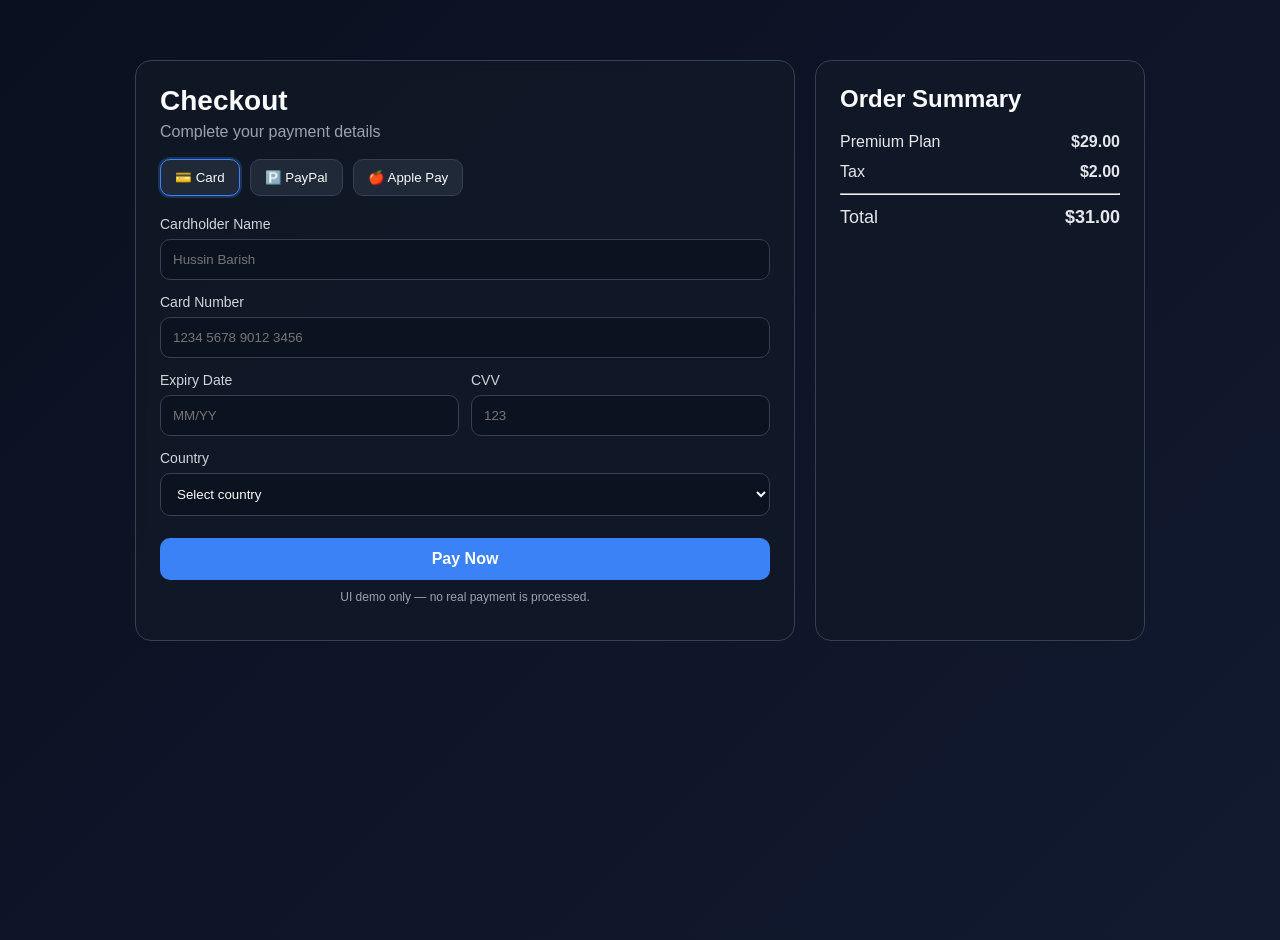
<file: payment.html>
<!DOCTYPE html>
<html lang="en">
<head>
  <meta charset="UTF-8" />
  <meta name="viewport" content="width=device-width, initial-scale=1.0" />
  <title>Payment | Webstie</title>
  <link rel="stylesheet" href="css/payment.css" />
</head>
<body>
  <main class="payment-page">
    <section class="payment-card">
      <header class="payment-header">
        <h1>Checkout</h1>
        <p>Complete your payment details</p>
      </header>

      <div class="payment-methods">
        <button class="method active" type="button">💳 Card</button>
        <button class="method" type="button">🅿️ PayPal</button>
        <button class="method" type="button">🍎 Apple Pay</button>
      </div>

      <form id="paymentForm" class="payment-form" novalidate>
        <label>
          Cardholder Name
          <input type="text" id="cardName" placeholder="Hussin Barish" required />
        </label>

        <label>
          Card Number
          <input type="text" id="cardNumber" maxlength="19" placeholder="1234 5678 9012 3456" required />
        </label>

        <div class="row">
          <label>
            Expiry Date
            <input type="text" id="expiry" maxlength="5" placeholder="MM/YY" required />
          </label>

          <label>
            CVV
            <input type="password" id="cvv" maxlength="4" placeholder="123" required />
          </label>
        </div>

        <label>
          Country
          <select id="country" required>
            <option value="">Select country</option>
            <option>United States</option>
            <option>United Kingdom</option>
            <option>United Arab Emirates</option>
            <option>Saudi Arabia</option>
            <option>India</option>
          </select>
        </label>

        <button class="pay-btn" type="submit">Pay Now</button>
        <p class="note">UI demo only — no real payment is processed.</p>
      </form>
    </section>

    <aside class="summary-card">
      <h2>Order Summary</h2>
      <div class="item">
        <span>Premium Plan</span>
        <strong>$29.00</strong>
      </div>
      <div class="item">
        <span>Tax</span>
        <strong>$2.00</strong>
      </div>
      <hr />
      <div class="item total">
        <span>Total</span>
        <strong>$31.00</strong>
      </div>

      <div id="successBox" class="success hidden">
        ✅ Payment successful (demo)
      </div>
    </aside>
  </main>

  <script src="js/payment.js"></script>
</body>
</html>
</file>
<file: css/payment.css>
:root {
  --bg: #0f172a;
  --card: #111827;
  --card-2: #1f2937;
  --text: #f9fafb;
  --muted: #9ca3af;
  --primary: #3b82f6;
  --primary-hover: #2563eb;
  --success: #16a34a;
  --border: #374151;
}

* {
  box-sizing: border-box;
}

body {
  margin: 0;
  font-family: Arial, Helvetica, sans-serif;
  background: linear-gradient(135deg, #0b1020, #121a30);
  color: var(--text);
  min-height: 100vh;
}

.payment-page {
  max-width: 1050px;
  margin: 40px auto;
  padding: 20px;
  display: grid;
  grid-template-columns: 2fr 1fr;
  gap: 20px;
}

.payment-card,
.summary-card {
  background: rgba(17, 24, 39, 0.92);
  border: 1px solid var(--border);
  border-radius: 16px;
  padding: 24px;
  backdrop-filter: blur(6px);
}

.payment-header h1 {
  margin: 0 0 6px;
  font-size: 28px;
}

.payment-header p {
  margin: 0 0 18px;
  color: var(--muted);
}

.payment-methods {
  display: flex;
  flex-wrap: wrap;
  gap: 10px;
  margin-bottom: 20px;
}

.method {
  background: var(--card-2);
  color: var(--text);
  border: 1px solid var(--border);
  padding: 10px 14px;
  border-radius: 10px;
  cursor: pointer;
}

.method.active {
  border-color: var(--primary);
  box-shadow: 0 0 0 2px rgba(59, 130, 246, 0.25);
}

.payment-form label {
  display: block;
  margin-bottom: 14px;
  font-size: 14px;
  color: #d1d5db;
}

.payment-form input,
.payment-form select {
  width: 100%;
  margin-top: 7px;
  background: #0b1220;
  color: var(--text);
  border: 1px solid var(--border);
  border-radius: 10px;
  padding: 12px;
  outline: none;
}

.payment-form input:focus,
.payment-form select:focus {
  border-color: var(--primary);
}

.row {
  display: grid;
  grid-template-columns: 1fr 1fr;
  gap: 12px;
}

.pay-btn {
  width: 100%;
  margin-top: 8px;
  border: none;
  background: var(--primary);
  color: white;
  font-size: 16px;
  font-weight: 700;
  padding: 12px;
  border-radius: 10px;
  cursor: pointer;
}

.pay-btn:hover {
  background: var(--primary-hover);
}

.note {
  margin-top: 10px;
  font-size: 12px;
  color: var(--muted);
  text-align: center;
}

.summary-card h2 {
  margin-top: 0;
}

.item {
  display: flex;
  justify-content: space-between;
  margin: 12px 0;
  color: #e5e7eb;
}

.item.total {
  font-size: 18px;
}

.success {
  margin-top: 18px;
  background: rgba(22, 163, 74, 0.15);
  color: #86efac;
  border: 1px solid rgba(22, 163, 74, 0.4);
  border-radius: 10px;
  padding: 10px 12px;
}

.hidden {
  display: none;
}

@media (max-width: 860px) {
  .payment-page {
    grid-template-columns: 1fr;
  }
}
</file>
